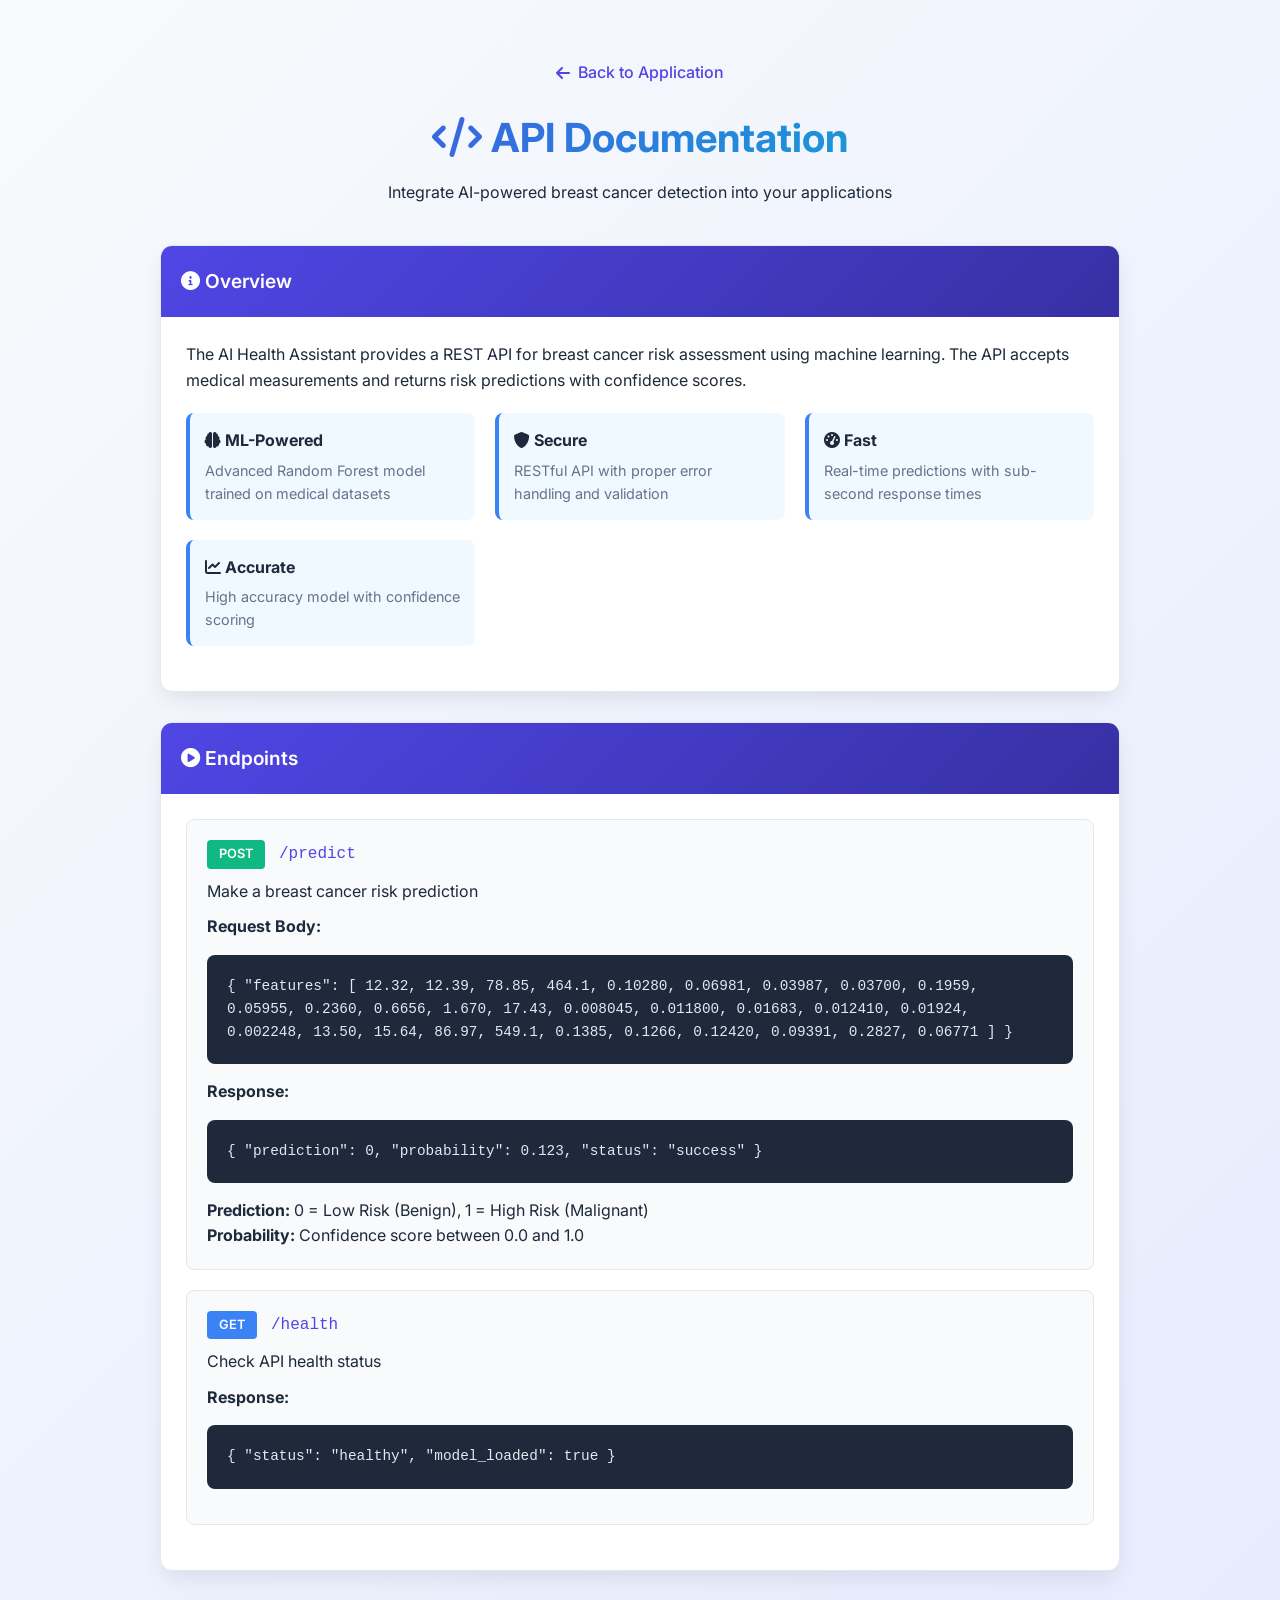
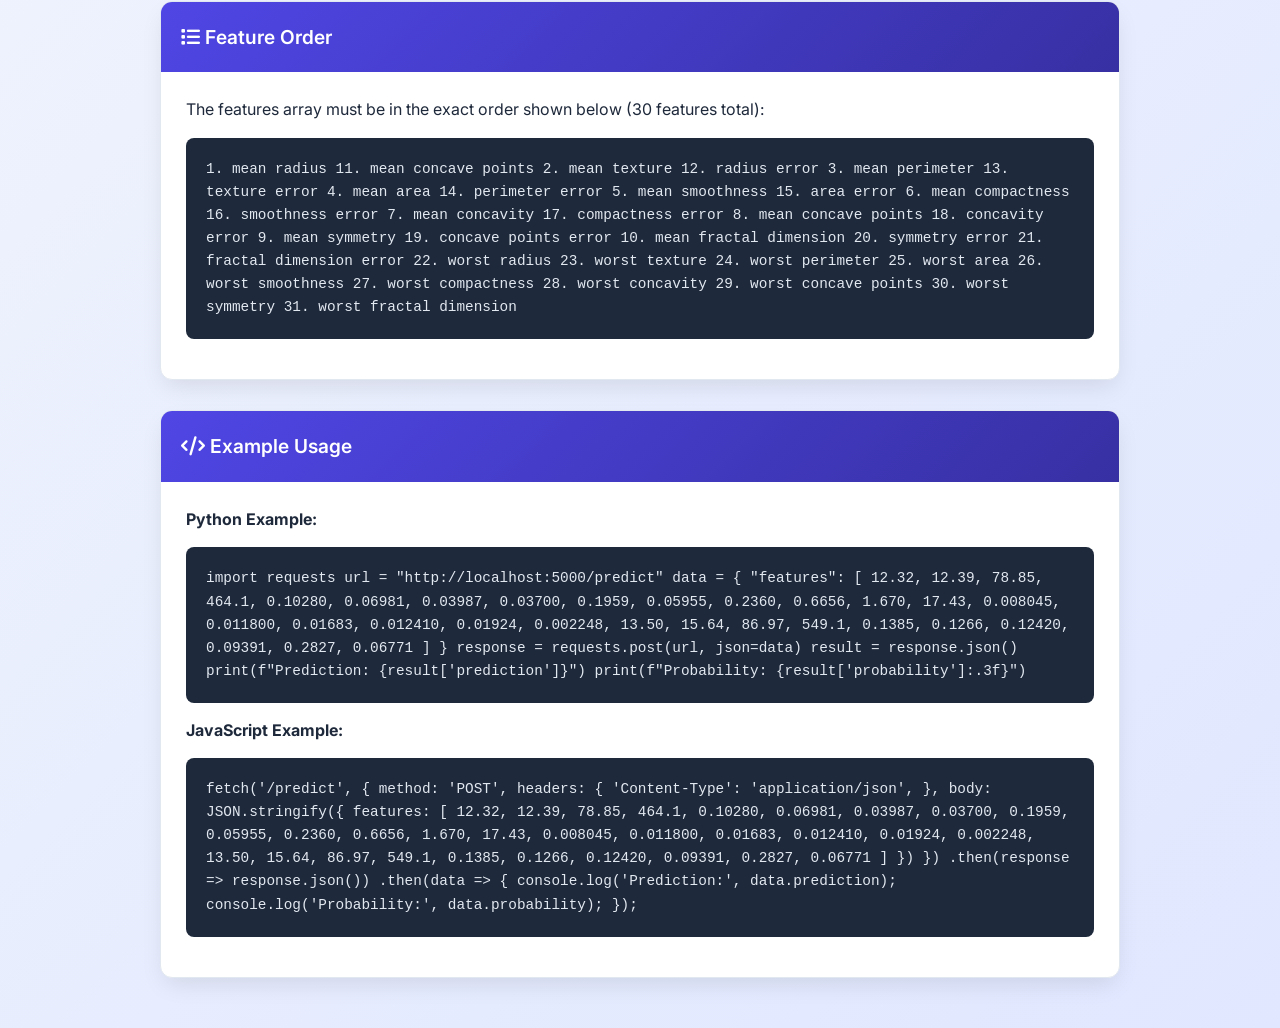
<file: src/api/templates/api_docs.html>
<!DOCTYPE html>
<html lang="en">
<head>
    <meta charset="UTF-8">
    <meta name="viewport" content="width=device-width, initial-scale=1.0">
    <title>API Documentation - AI Health Assistant</title>
    <link href="https://cdnjs.cloudflare.com/ajax/libs/font-awesome/6.0.0/css/all.min.css" rel="stylesheet">
    <link href="https://fonts.googleapis.com/css2?family=Inter:wght@300;400;500;600;700&display=swap" rel="stylesheet">
    <style>
        * {
            margin: 0;
            padding: 0;
            box-sizing: border-box;
        }

        body {
            font-family: 'Inter', -apple-system, BlinkMacSystemFont, 'Segoe UI', Roboto, sans-serif;
            background: linear-gradient(135deg, #f8fafc 0%, #e0e7ff 100%);
            color: #1e293b;
            line-height: 1.6;
        }

        .container {
            max-width: 1000px;
            margin: 0 auto;
            padding: 20px;
        }

        .header {
            text-align: center;
            padding: 40px 0;
        }

        .header h1 {
            font-size: 2.5rem;
            font-weight: 700;
            background: linear-gradient(135deg, #4f46e5, #06b6d4);
            -webkit-background-clip: text;
            -webkit-text-fill-color: transparent;
            background-clip: text;
            margin-bottom: 10px;
        }

        .card {
            background: white;
            border-radius: 12px;
            box-shadow: 0 10px 25px -5px rgba(0, 0, 0, 0.1);
            border: 1px solid #e2e8f0;
            margin-bottom: 30px;
            overflow: hidden;
        }

        .card-header {
            background: linear-gradient(135deg, #4f46e5, #3730a3);
            color: white;
            padding: 20px;
            font-size: 1.2rem;
            font-weight: 600;
        }

        .card-content {
            padding: 25px;
        }

        .endpoint {
            background: #f8fafc;
            border: 1px solid #e2e8f0;
            border-radius: 8px;
            padding: 20px;
            margin-bottom: 20px;
        }

        .endpoint-method {
            display: inline-block;
            padding: 4px 12px;
            border-radius: 4px;
            font-size: 0.8rem;
            font-weight: 600;
            margin-right: 10px;
        }

        .method-post {
            background: #10b981;
            color: white;
        }

        .method-get {
            background: #3b82f6;
            color: white;
        }

        .endpoint-url {
            font-family: 'Monaco', 'Menlo', monospace;
            font-size: 1rem;
            color: #4f46e5;
            font-weight: 500;
        }

        .code-block {
            background: #1e293b;
            color: #e2e8f0;
            padding: 20px;
            border-radius: 8px;
            font-family: 'Monaco', 'Menlo', monospace;
            font-size: 0.9rem;
            margin: 15px 0;
            overflow-x: auto;
        }

        .back-link {
            display: inline-flex;
            align-items: center;
            gap: 8px;
            color: #4f46e5;
            text-decoration: none;
            font-weight: 500;
            margin-bottom: 20px;
            transition: all 0.3s ease;
        }

        .back-link:hover {
            color: #3730a3;
            transform: translateX(-5px);
        }

        .feature-list {
            display: grid;
            grid-template-columns: repeat(auto-fit, minmax(250px, 1fr));
            gap: 20px;
            margin: 20px 0;
        }

        .feature-item {
            background: #f0f9ff;
            padding: 15px;
            border-radius: 8px;
            border-left: 4px solid #3b82f6;
        }

        .feature-item h4 {
            color: #1e293b;
            margin-bottom: 5px;
        }

        .feature-item p {
            color: #64748b;
            font-size: 0.9rem;
        }
    </style>
</head>
<body>
    <div class="container">
        <div class="header">
            <a href="/" class="back-link">
                <i class="fas fa-arrow-left"></i>
                Back to Application
            </a>
            <h1><i class="fas fa-code"></i> API Documentation</h1>
            <p>Integrate AI-powered breast cancer detection into your applications</p>
        </div>

        <div class="card">
            <div class="card-header">
                <i class="fas fa-info-circle"></i> Overview
            </div>
            <div class="card-content">
                <p>The AI Health Assistant provides a REST API for breast cancer risk assessment using machine learning. The API accepts medical measurements and returns risk predictions with confidence scores.</p>

                <div class="feature-list">
                    <div class="feature-item">
                        <h4><i class="fas fa-brain"></i> ML-Powered</h4>
                        <p>Advanced Random Forest model trained on medical datasets</p>
                    </div>
                    <div class="feature-item">
                        <h4><i class="fas fa-shield-alt"></i> Secure</h4>
                        <p>RESTful API with proper error handling and validation</p>
                    </div>
                    <div class="feature-item">
                        <h4><i class="fas fa-tachometer-alt"></i> Fast</h4>
                        <p>Real-time predictions with sub-second response times</p>
                    </div>
                    <div class="feature-item">
                        <h4><i class="fas fa-chart-line"></i> Accurate</h4>
                        <p>High accuracy model with confidence scoring</p>
                    </div>
                </div>
            </div>
        </div>

        <div class="card">
            <div class="card-header">
                <i class="fas fa-play-circle"></i> Endpoints
            </div>
            <div class="card-content">
                <div class="endpoint">
                    <span class="endpoint-method method-post">POST</span>
                    <span class="endpoint-url">/predict</span>
                    <p style="margin: 10px 0;">Make a breast cancer risk prediction</p>

                    <h4>Request Body:</h4>
                    <div class="code-block">
{
  "features": [
    12.32, 12.39, 78.85, 464.1, 0.10280, 0.06981, 0.03987, 0.03700,
    0.1959, 0.05955, 0.2360, 0.6656, 1.670, 17.43, 0.008045, 0.011800,
    0.01683, 0.012410, 0.01924, 0.002248, 13.50, 15.64, 86.97, 549.1,
    0.1385, 0.1266, 0.12420, 0.09391, 0.2827, 0.06771
  ]
}
                    </div>

                    <h4>Response:</h4>
                    <div class="code-block">
{
  "prediction": 0,
  "probability": 0.123,
  "status": "success"
}
                    </div>

                    <p><strong>Prediction:</strong> 0 = Low Risk (Benign), 1 = High Risk (Malignant)</p>
                    <p><strong>Probability:</strong> Confidence score between 0.0 and 1.0</p>
                </div>

                <div class="endpoint">
                    <span class="endpoint-method method-get">GET</span>
                    <span class="endpoint-url">/health</span>
                    <p style="margin: 10px 0;">Check API health status</p>

                    <h4>Response:</h4>
                    <div class="code-block">
{
  "status": "healthy",
  "model_loaded": true
}
                    </div>
                </div>
            </div>
        </div>

        <div class="card">
            <div class="card-header">
                <i class="fas fa-list"></i> Feature Order
            </div>
            <div class="card-content">
                <p>The features array must be in the exact order shown below (30 features total):</p>
                <div class="code-block">
1. mean radius          11. mean concave points
2. mean texture         12. radius error
3. mean perimeter       13. texture error
4. mean area            14. perimeter error
5. mean smoothness      15. area error
6. mean compactness     16. smoothness error
7. mean concavity       17. compactness error
8. mean concave points  18. concavity error
9. mean symmetry        19. concave points error
10. mean fractal dimension  20. symmetry error
21. fractal dimension error  22. worst radius
23. worst texture       24. worst perimeter
25. worst area          26. worst smoothness
27. worst compactness   28. worst concavity
29. worst concave points  30. worst symmetry
31. worst fractal dimension
                </div>
            </div>
        </div>

        <div class="card">
            <div class="card-header">
                <i class="fas fa-code"></i> Example Usage
            </div>
            <div class="card-content">
                <h4>Python Example:</h4>
                <div class="code-block">
import requests

url = "http://localhost:5000/predict"
data = {
    "features": [
        12.32, 12.39, 78.85, 464.1, 0.10280, 0.06981, 0.03987, 0.03700,
        0.1959, 0.05955, 0.2360, 0.6656, 1.670, 17.43, 0.008045, 0.011800,
        0.01683, 0.012410, 0.01924, 0.002248, 13.50, 15.64, 86.97, 549.1,
        0.1385, 0.1266, 0.12420, 0.09391, 0.2827, 0.06771
    ]
}

response = requests.post(url, json=data)
result = response.json()

print(f"Prediction: {result['prediction']}")
print(f"Probability: {result['probability']:.3f}")
                </div>

                <h4>JavaScript Example:</h4>
                <div class="code-block">
fetch('/predict', {
  method: 'POST',
  headers: {
    'Content-Type': 'application/json',
  },
  body: JSON.stringify({
    features: [
      12.32, 12.39, 78.85, 464.1, 0.10280, 0.06981, 0.03987, 0.03700,
      0.1959, 0.05955, 0.2360, 0.6656, 1.670, 17.43, 0.008045, 0.011800,
      0.01683, 0.012410, 0.01924, 0.002248, 13.50, 15.64, 86.97, 549.1,
      0.1385, 0.1266, 0.12420, 0.09391, 0.2827, 0.06771
    ]
  })
})
.then(response => response.json())
.then(data => {
  console.log('Prediction:', data.prediction);
  console.log('Probability:', data.probability);
});
                </div>
            </div>
        </div>
    </div>
</body>
</html>
</file>
